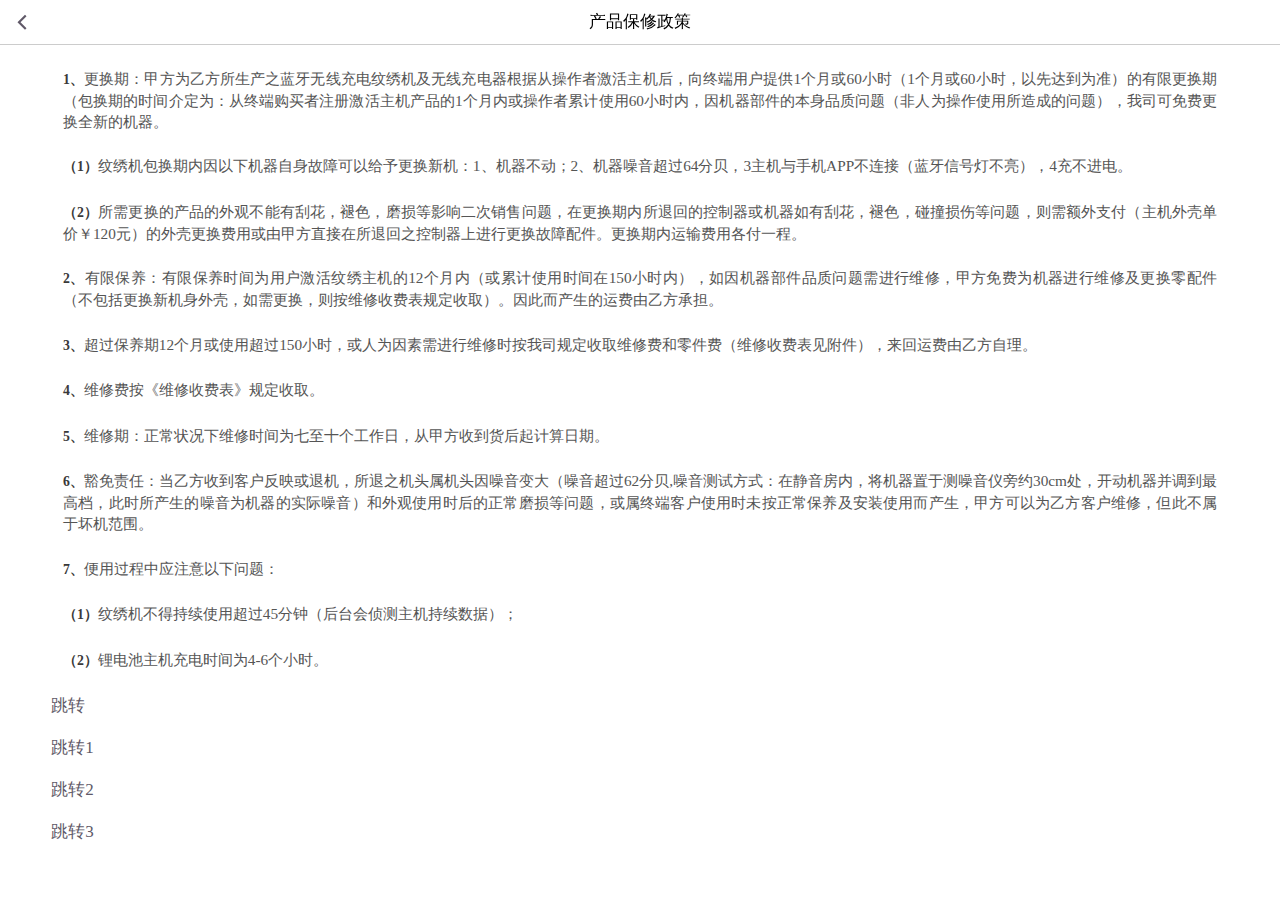
<file: index.html>
<!DOCTYPE html>
<html>
  <head>
    <meta charset="utf-8">
    <meta name="viewport" content="width=device-width,initial-scale=1,minimum-scale=1,maximum-scale=1,user-scalable=no" />
    <title>产品保修政策</title>
		<meta name="apple-mobile-web-app-capable" content="yes">
		<meta name="apple-mobile-web-app-status-bar-style" content="black">
		<!--标准mui.css-->
		<link rel="stylesheet" href="css/mui.css">
		<link type="text/css" href="css/index.css" rel="stylesheet" />
   </head>
		<style type="text/css">

    	
    </style>
	<body>
		<header id="search" class="mui-bar mui-bar-nav">
			<a class="mui-action-back mui-icon mui-icon-left-nav mui-pull-left"></a>
			<h1 class="mui-title">产品保修政策</h1>
		</header>
	
		<div class="mui-content" id="user">
			<!--<div id="title">
				<h2>美绣美秀用户协议</h2>
			</div>-->
			<div>
				<!--<h4>产品保修政策</h4>-->
				<p><span>1、</span>更换期：甲方为乙方所生产之蓝牙无线充电纹绣机及无线充电器根据从操作者激活主机后，向终端用户提供1个月或60小时（1个月或60小时，以先达到为准）的有限更换期（包换期的时间介定为：从终端购买者注册激活主机产品的1个月内或操作者累计使用60小时内，因机器部件的本身品质问题（非人为操作使用所造成的问题），我司可免费更换全新的机器。</p>
				<p><span>（1）</span>纹绣机包换期内因以下机器自身故障可以给予更换新机：1、机器不动；2、机器噪音超过64分贝，3主机与手机APP不连接（蓝牙信号灯不亮），4充不进电。</p>
				<p><span>（2）</span>所需更换的产品的外观不能有刮花，褪色，磨损等影响二次销售问题，在更换期内所退回的控制器或机器如有刮花，褪色，碰撞损伤等问题，则需额外支付（主机外壳单价￥120元）的外壳更换费用或由甲方直接在所退回之控制器上进行更换故障配件。更换期内运输费用各付一程。</p>
				<p><span>2、</span>有限保养：有限保养时间为用户激活纹绣主机的12个月内（或累计使用时间在150小时内），如因机器部件品质问题需进行维修，甲方免费为机器进行维修及更换零配件（不包括更换新机身外壳，如需更换，则按维修收费表规定收取）。因此而产生的运费由乙方承担。</p>
				<p><span>3、</span>超过保养期12个月或使用超过150小时，或人为因素需进行维修时按我司规定收取维修费和零件费（维修收费表见附件），来回运费由乙方自理。</p>
				<p><span>4、</span>维修费按《维修收费表》规定收取。</p>
				<p><span>5、</span>维修期：正常状况下维修时间为七至十个工作日，从甲方收到货后起计算日期。</p>
				<p><span>6、</span>豁免责任：当乙方收到客户反映或退机，所退之机头属机头因噪音变大（噪音超过62分贝,噪音测试方式：在静音房内，将机器置于测噪音仪旁约30cm处，开动机器并调到最高档，此时所产生的噪音为机器的实际噪音）和外观使用时后的正常磨损等问题，或属终端客户使用时未按正常保养及安装使用而产生，甲方可以为乙方客户维修，但此不属于坏机范围。</p>
				<p><span>7、</span>便用过程中应注意以下问题：</p>
				<p><span>（1）</span>纹绣机不得持续使用超过45分钟（后台会侦测主机持续数据）；</p>
				<p><span>（2）</span>锂电池主机充电时间为4-6个小时。</p>
				<a href="details.html">跳转</a>
				<br />
				<br />
				<a href="index.html">跳转1</a>
				<br />
				<br />
				<a href="afterSale.html">跳转2</a>
				<br />
				<br />
				<a href="maintenance.html">跳转3</a>
			</div>
      
	</body>
	<script src="js/mui.min.js"></script>
	<script src="js/zy.media.js"></script>
	<script src="http://libs.baidu.com/jquery/2.0.0/jquery.min.js"></script>

</html>
</file>
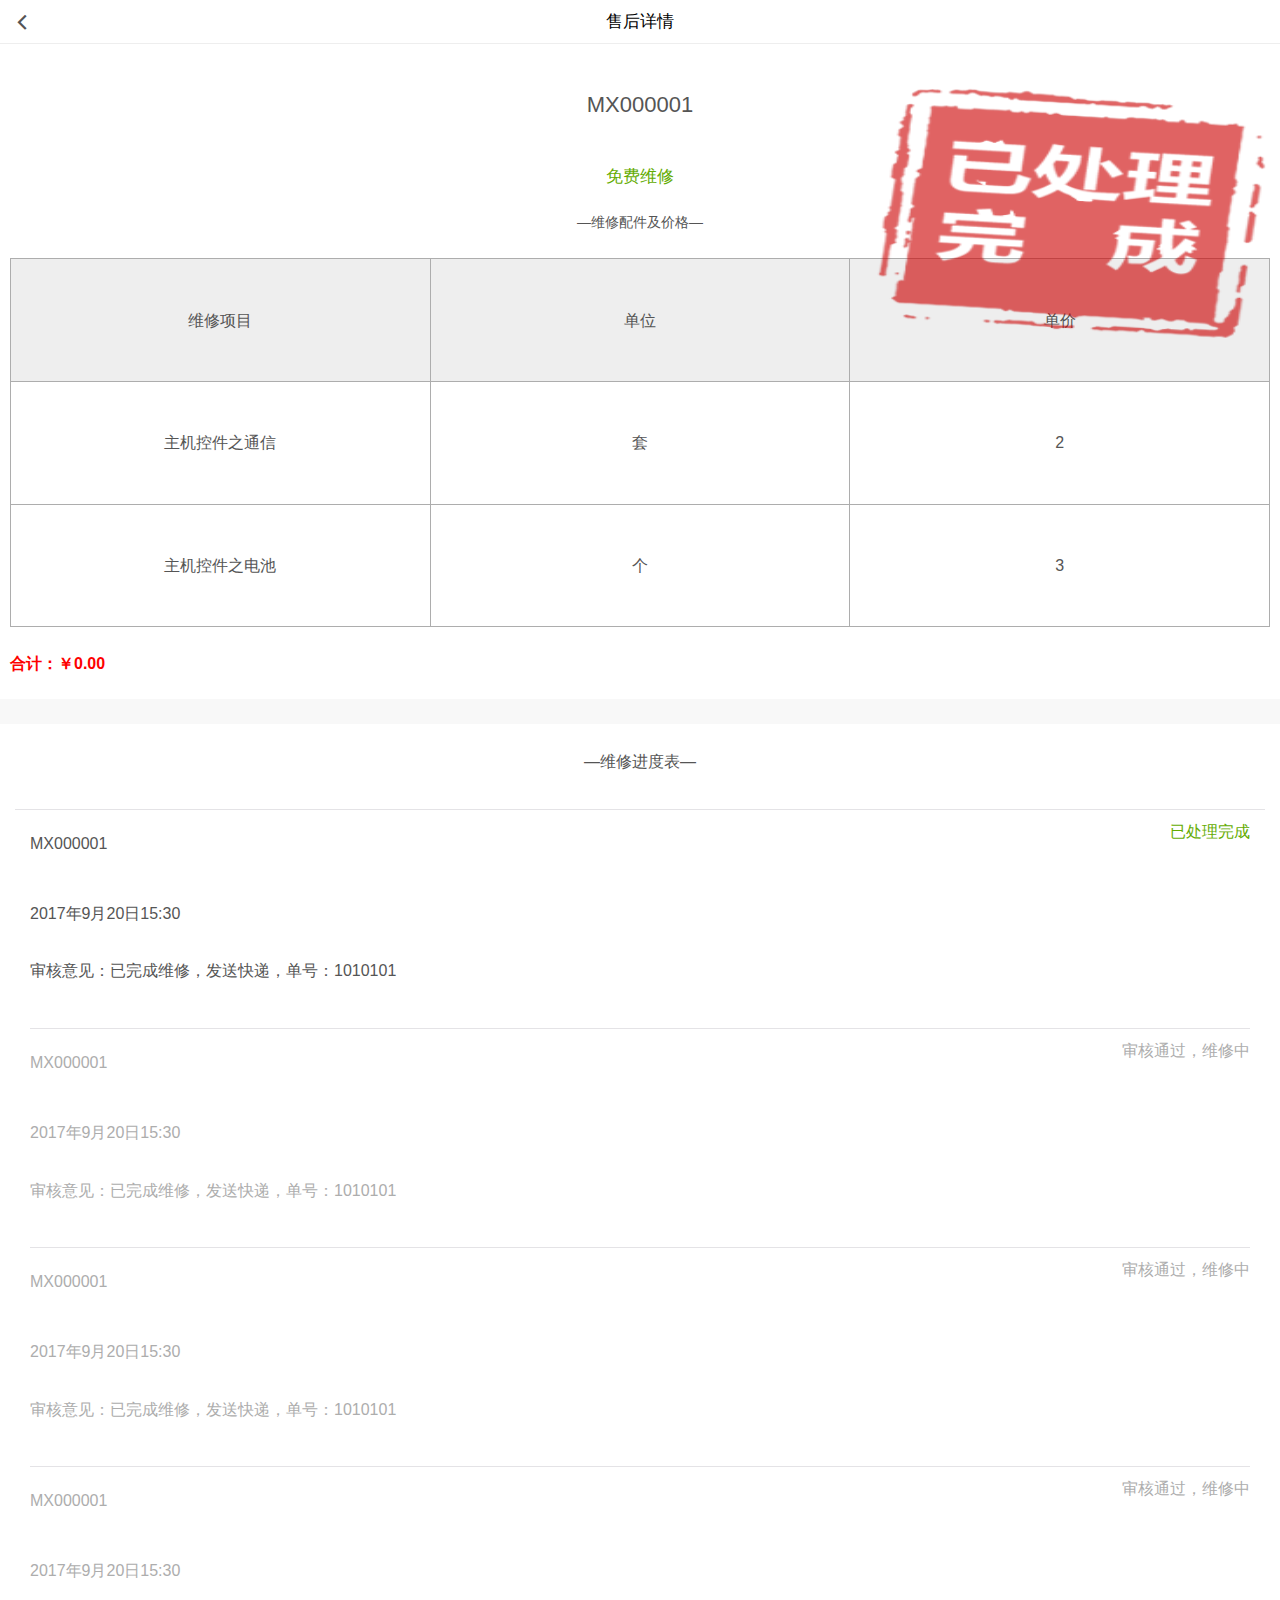
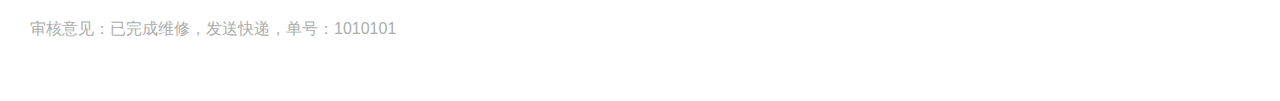
<file: afterSale.html>
<!DOCTYPE html>
<html>

	<head>
		<meta charset="utf-8">
		<title>售后详情</title>
		<meta name="viewport" content="width=device-width, initial-scale=1,maximum-scale=1,user-scalable=no">
		<meta name="apple-mobile-web-app-capable" content="yes">
		<meta name="apple-mobile-web-app-status-bar-style" content="black">
		<link rel="stylesheet" href="css/mui.css">
		<link rel="stylesheet" type="text/css" href="css/afterSale.css"/>
		<style>
			
		</style>
	</head>

	<body style="background: #f8f8f8;">
		<header class="mui-bar mui-bar-nav">
			<a class="mui-action-back mui-icon mui-icon-left-nav mui-pull-left"></a>
			<h1 class="mui-title">售后详情</h1>
		</header>
		<div class="mui-content" style="background: #fff;">
			<div class="mui-content-padded">
				<div id="contentA">
					<p>MX000001</p>
					<label >免费维修</label>
					<p>—维修配件及价格—</p>
					<table class="mui-table ">
						<tr>
							<td>维修项目</td>
							<td>单位</td>
							<td>单价</td>
						</tr>
						<tr>
							<td>主机控件之通信</td>
							<td>套</td>
							<td>2</td>
						</tr>
						<tr>
							<td>主机控件之电池</td>
							<td>个</td>
							<td>3</td>
						</tr>
					</table>
					<img src="images/img_wco.png" class="mui-preview-image"/>
					<div id="total" class="mui-text-left">
						<label>合计：</label><span>￥0.00</span>
					</div>
					
				</div>
			</div>
		</div>
		<div class="mui-card-content-inner" id="contentB" >
			<p class="mui-text-center">—维修进度表—</p>
			<ul class="mui-table-view">
			    <li class="mui-table-view-cell contentB1" >
			    	<p class="contentB_p">MX000001</p>
			    	<span>已处理完成</span>
			    	<p>2017年9月20日15:30</p>
			    	<p>审核意见：已完成维修，发送快递，单号：1010101</p>
			    </li>
			    <li class="mui-table-view-cell contentB2" >
			    	<p class="contentB_p">MX000001</p>
			    	<span>审核通过，维修中</span>
			    	<p>2017年9月20日15:30</p>
			    	<p>审核意见：已完成维修，发送快递，单号：1010101</p>
			    </li>
			    <li class="mui-table-view-cell contentB2" >
			    	<p class="contentB_p">MX000001</p>
			    	<span>审核通过，维修中</span>
			    	<p>2017年9月20日15:30</p>
			    	<p>审核意见：已完成维修，发送快递，单号：1010101</p>
			    </li>
			    <li class="mui-table-view-cell contentB2" >
			    	<p class="contentB_p">MX000001</p>
			    	<span>审核通过，维修中</span>
			    	<p>2017年9月20日15:30</p>
			    	<p>审核意见：已完成维修，发送快递，单号：1010101</p>
			    </li>
			</ul>
		</div>

		

	</body>
	<script src="js/mui.min.js"></script>
	<script src="js/jquery-1.11.1.js"></script>
	<script>
		
	</script>

</html>
</file>
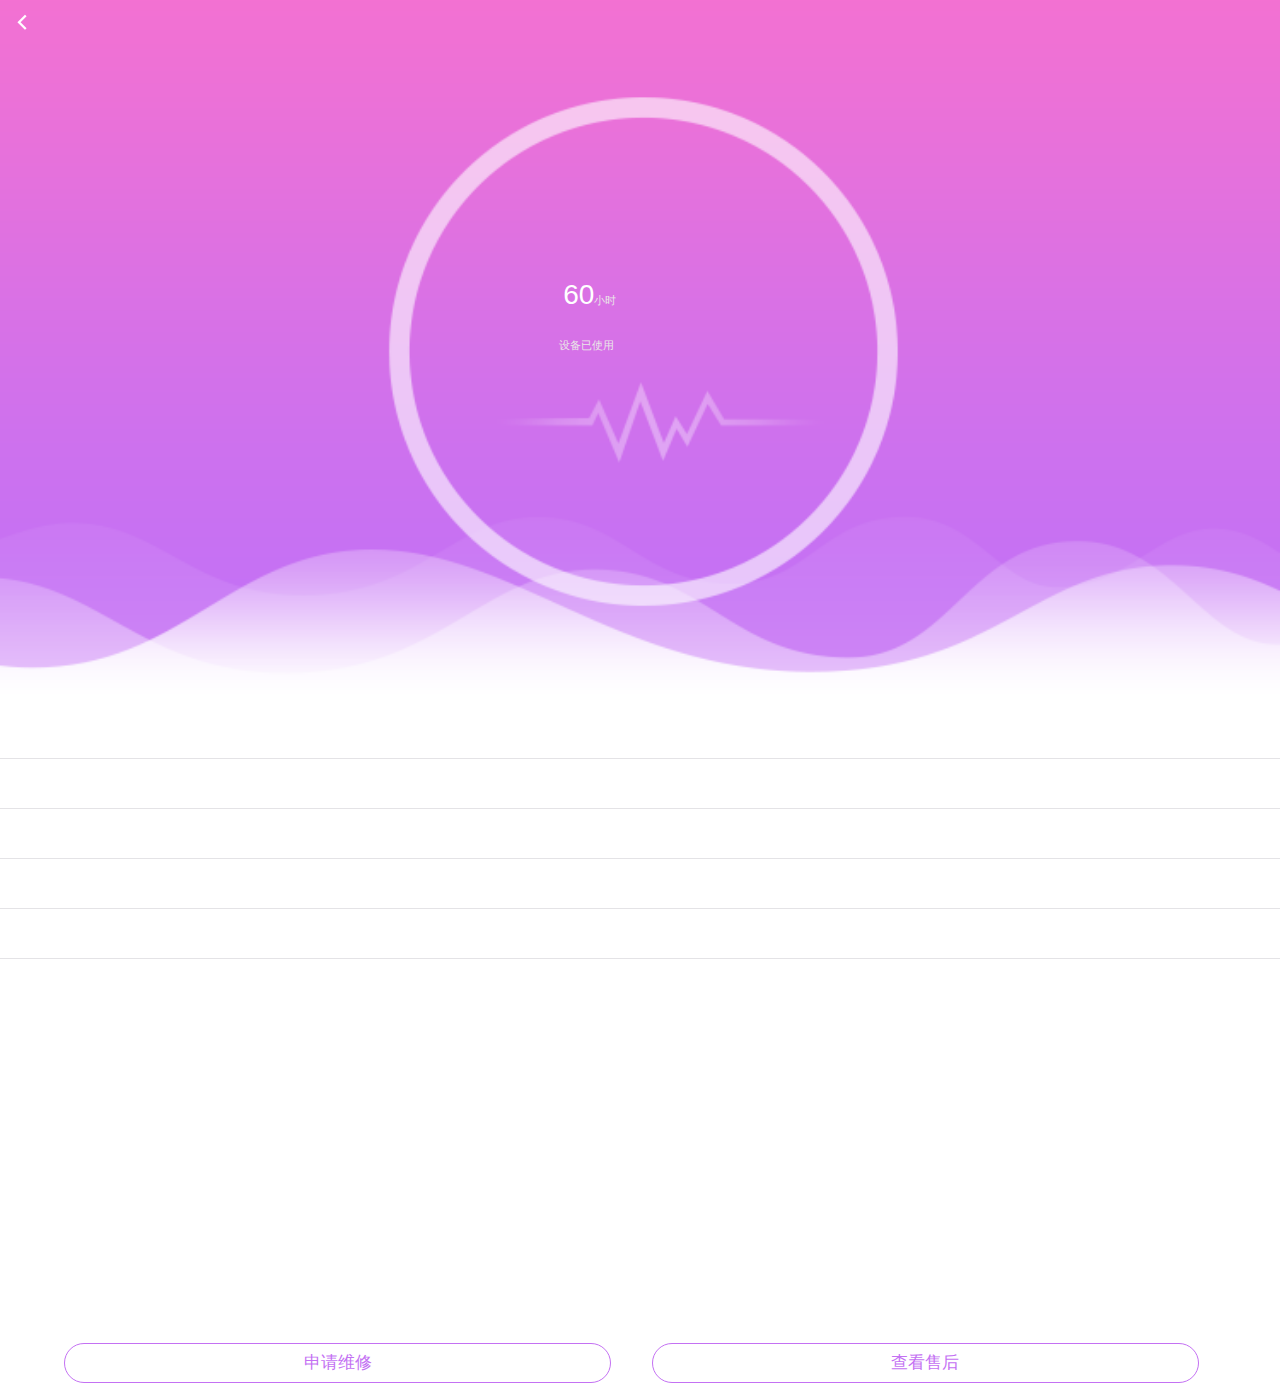
<file: details.html>
<!DOCTYPE html>
<html>
  <head>
    <meta charset="utf-8">
    <meta name="viewport" content="width=device-width,initial-scale=1,minimum-scale=1,maximum-scale=1,user-scalable=no" />
    <title>维修申请</title>
		<meta name="apple-mobile-web-app-capable" content="yes">
		<meta name="apple-mobile-web-app-status-bar-style" content="black">
		<link rel="stylesheet" href="css/mui.css">
		<link type="text/css" rel="stylesheet" href="css/details.css" />
   </head>
		<style type="text/css">
    </style>
	<body style="background: #fff;">
		<header id="search" class="mui-bar mui-bar-nav" >
			<a class="mui-action-back mui-icon mui-icon-left-nav mui-pull-left"></a>
		</header>
	
		<!--<a class="mui-navigate-right" href="#">表单</a>-->
		<div class="mui-collapse-content" style="z-index: 100;">
			<div id="titleImg">
				<div>
					<p>60</p><span>小时</span>
					<span>设备已使用</span>
				</div>
				<img src="images/img_shebeixq.png" alt="" class="mui-preview-image" />
			</div>
			
			<form class="mui-input-group">
				<div class="mui-input-row">
					<label>机器编码</label>
					<label class="mui-text-right">MX224570</label>
				</div>
				<div class="mui-input-row">
					<label>出厂日期</label>
					<label class="mui-text-right">0807</label>
				</div>
				<div class="mui-input-row">
					<label>激活时间</label>
					<label class="mui-text-right">2016/09/2</label>
				</div>
				<div class="mui-input-row">
					<label>一级质保截止日</label>
					<label class="mui-text-right">2018/09/12</label>
				</div>
				<div class="mui-input-row">
					<label>二级质保截止日</label>
					<label class="mui-text-right">2018/08/10</label>
				</div>
			</form>
			<div id="btnGroup">
					<button class="mui-btn " >申请维修</button>
					<button class="mui-btn ">查看售后</button>
			</div>
		</div>
      
	</body>
	<script src="js/mui.min.js"></script>
	<script src="http://libs.baidu.com/jquery/2.0.0/jquery.min.js"></script>

</html>
</file>
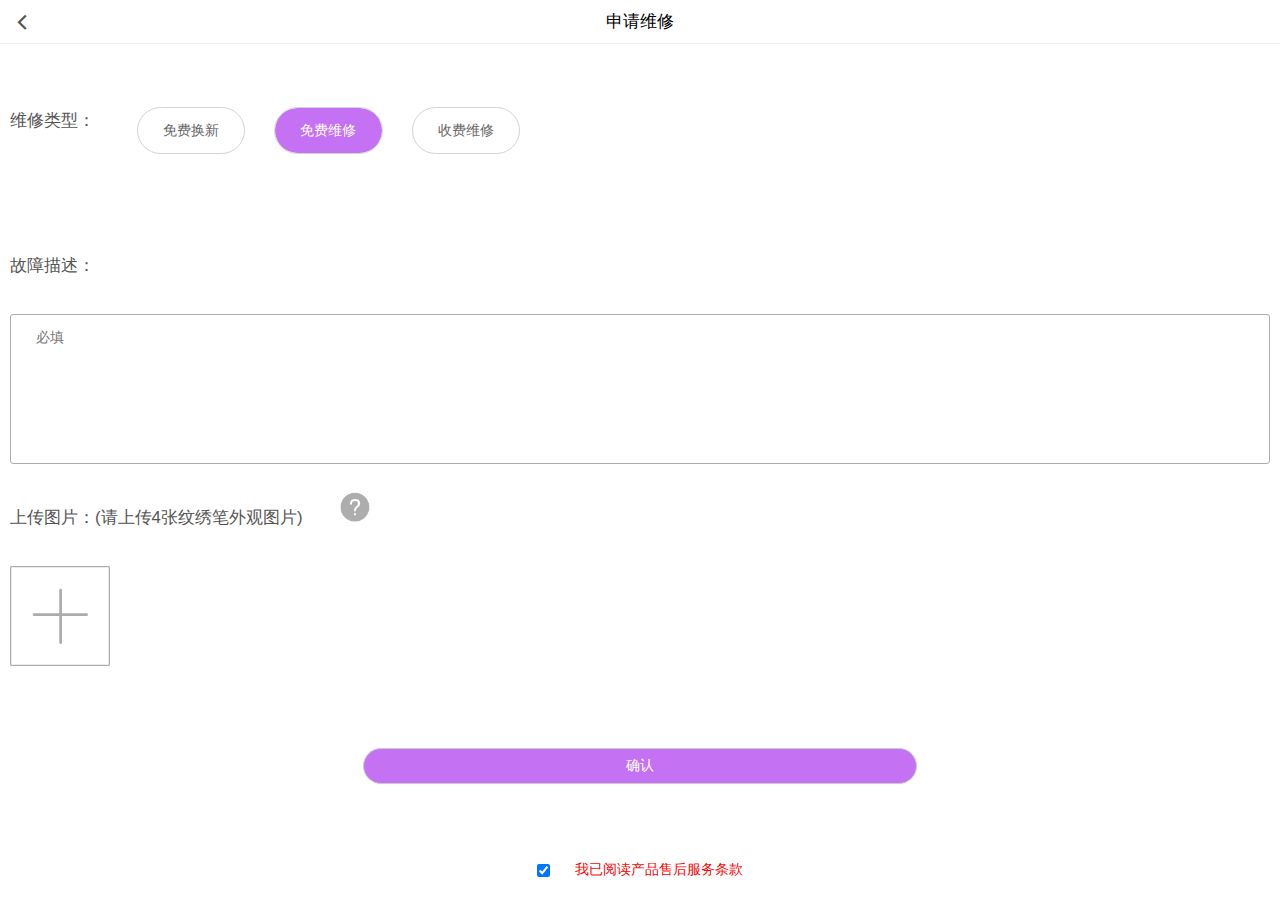
<file: maintenance.html>
<!DOCTYPE html>
<html>

	<head>
		<meta charset="utf-8">
		<title>申请维修</title>
		<meta name="viewport" content="width=device-width, initial-scale=1,maximum-scale=1,user-scalable=no">
		<meta name="apple-mobile-web-app-capable" content="yes">
		<meta name="apple-mobile-web-app-status-bar-style" content="black">
		<link rel="stylesheet" href="css/mui.css">
		<link rel="stylesheet" type="text/css" href="css/maintenance.css"/>
		<style>
			
		</style>
	</head>

	<body style="background: #fff;">
		<header class="mui-bar mui-bar-nav">
			<a class="mui-action-back mui-icon mui-icon-left-nav mui-pull-left"></a>
			<h1 class="mui-title">申请维修</h1>
		</header>
		<div class="mui-content" style="background: #fff;">
			<div class="mui-content-padded">
				<form action="" method="get"> 
					<span>维修类型：</span>
					<button name="Fruit" type="checkbox" value="">免费换新</button>
					<button name="Fruit" type="checkbox" value="" style="background-color: #c471f3;color: #fff;">免费维修 </button> 
					<button name="Fruit" type="checkbox" value="">收费维修 </button>
				</form> 
				
				<p>故障描述：</p>
				<textarea placeholder="必填" ></textarea>
				
				<p>上传图片：(请上传4张纹绣笔外观图片)</p><img src="images/bat_sde.png" class="mui-icon-image" /><br />
				
				<ul id="photoWrap">
					<div id="photo"></div>
					<li id="imgBtn1"><img></li>
					<li id="imgBtn2"><img></li>
					<li id="imgBtn3"><img></li>
					<li id="imgBtn4"><img></li>
				</ul>
				<input id="file" type="file" accept="image/*"/>
				<input type="button" value="确认" id="Btn"/>
				<div id="footer">
					<input type="checkbox"/ checked="checked" ><a>我已阅读产品售后服务条款</a>
				</div>
				
			</div>
		</div>

		

	</body>
	<script src="js/mui.min.js"></script>
	<script src="js/jquery-1.11.1.js"></script>
	<script>
			
		$("#photo").click(function(){
			$("#file").trigger("click");
		});
		document.querySelector('input').addEventListener('change', function () {
		    var that = this;
		    var fs = that.files[0];
			if(fs){
		        var reader=new FileReader();
		        reader.readAsDataURL(fs);
		        
		        reader.onloadstart=function(){
		            console.log('开始读取')
		        }
		        reader.onprogress=function(){
		            console.log('正在读取.....')
		        }
		        reader.onload=function(e){
		        	for(var i=0;i<4;i++){
		        		if(!$("#photoWrap li").eq(i).find("img").attr("src")){
		        			$("#photoWrap li").eq(i).css("display","inline-block").find("img").attr("src",this.result);
		        			break;
		        		}
		        	}
		        }
		        reader.onabort=function(){
		            console.log('读取中断！！')     
		        }
		        reader.onerror=function(){
		            console.log('读取出现错误！！')
		        }
		        reader.onloadend=function(){
		            console.log('FileReader读取步骤执行完毕')
		        }
		   }
		});
		
		//确认框confirm
		confirmDelImg("imgBtn1");
		confirmDelImg("imgBtn2");
		confirmDelImg("imgBtn3");
		confirmDelImg("imgBtn4");
		
		function confirmDelImg(idStr){
			document.getElementById(idStr).addEventListener('tap', function(){
			    var btnArray = ['否', '是'];
			    mui.confirm('', '是否删除该图片', btnArray, function(e){	debugger
			        if (e.index == 1) 
			        {
			        	$("#"+idStr).hide();
			            $("#"+idStr +" img").attr("src","");
			        } 
			        else 
			        {
			        	console.log('取消删除');
			        }
			    })
			});
		}
		
	</script>

</html>
</file>
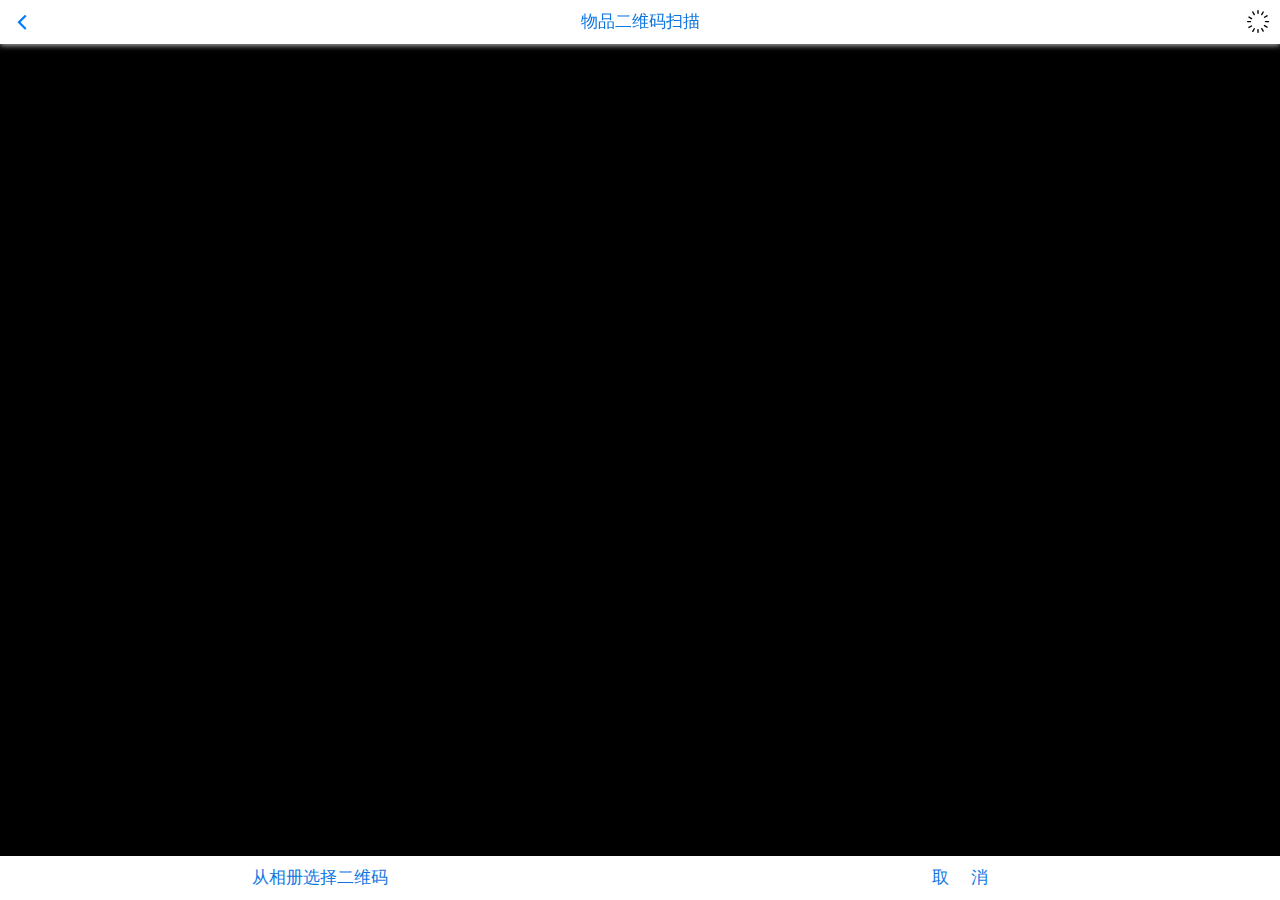
<file: saoma.html>
<!DOCTYPE html>
<html>  
   <head>  
    <meta charset="UTF-8">  
    <title></title>  
    <meta name="viewport" content="width=device-width,initial-scale=1,minimum-scale=1,maximum-scale=1,user-scalable=no" />  
    <link href="css/mui.min.css" rel="stylesheet" />  
    <script src="js/mui.min.js"></script>  
    <style type="text/css">  
        #bcid{  
            width: 100%;  
            height: 100%;  
            position: absolute;  
            background: #000000;  
        }  
        html, body ,div{  
            height:100%;  
            width: 100%;  
        }  
        .fbt{  
            color: #0E76E1;  
            width: 50%;  
            background-color: #ffffff;  
            float: left;   
            line-height: 44px;  
            text-align: center;  
        }  
    </style>  
   </head>  
  <body>  
    <header class="mui-bar mui-bar-nav" style="background-color: #ffffff;">  
      <a class="mui-action-back mui-icon mui-icon-left-nav mui-pull-left"></a>  
      <h1 class="mui-title" style="color: #0E76E1;">物品二维码扫描</h1>  
      <span class="mui-icon mui-icon-spinner-cycle mui-spin mui-pull-right" id="turnTheLight"></span>  
    </header>  
          
    <div id="bcid">     
         <!--盛放扫描控件的div-->          
    </div>  
          
    <div class="mui-bar mui-bar-footer" style="padding: 0px;">  
        <div class="fbt" onclick="scanPicture();">从相册选择二维码</div>  
        <div class="fbt mui-action-back">取　 消</div>  
    </div>  
          
    <script type="text/javascript">  
           scan = null;//扫描对象  
        mui.plusReady(function () {  
              mui.init();  
          startRecognize();  
           });  
              
        function startRecognize(){  
           try{  
              var filter;  
             //自定义的扫描控件样式  
             var styles = {frameColor: "#29E52C",scanbarColor: "#29E52C",background: ""}  
            //扫描控件构造  
            scan = new plus.barcode.Barcode('bcid',filter,styles);  
            scan.onmarked = onmarked;   
            scan.onerror = onerror;  
            scan.start();  
            //打开关闭闪光灯处理  
            var flag = false;  
            document.getElementById("turnTheLight").addEventListener('tap',function(){  
               if(flag == false){  
                  scan.setFlash(true);  
                  flag = true;  
               }else{  
                 scan.setFlash(false);  
                 flag = false;  
               }  
            });  
          }catch(e){  
            alert("出现错误啦:\n"+e);  
             }  
          };  
            function onerror(e){  
                    alert(e);  
            };  
            function onmarked( type, result ) {  
                    var text = '';  
                    switch(type){  
                        case plus.barcode.QR:  
                        text = 'QR: ';  
                        break;  
                        case plus.barcode.EAN13:  
                        text = 'EAN13: ';  
                        break;  
                        case plus.barcode.EAN8:  
                        text = 'EAN8: ';  
                        break;  
                    }  
                    alert( text + " : "+ result );  
                      
            };    
                  
        // 从相册中选择二维码图片   
        function scanPicture() {  
            plus.gallery.pick(function(path){  
                plus.barcode.scan(path,onmarked,function(error){  
                    plus.nativeUI.alert( "无法识别此图片" );  
                });  
            },function(err){  
                plus.nativeUI.alert("Failed: "+err.message);  
            });  
        }         
                  
        </script>  
    </body>  
</html>
</file>
<file: css/index.css>
body,div,ul,li,p,h1,h2,h3,h4,h5,h6,span{
				margin: 0;
				padding: 0;
			}
			body{
				font-family: "微软雅黑";
				color: #555;
				background-color: #fff;
			}
			a{
				color: #605968;
			}
			.mui-bar-nav{
				background-color: #fff;
			    box-shadow: 0 1px 0px #ccc;
			}
			@media (min-width: 768px) {
  				.mainbox {
    			 width: 92%;
  				}
			}
			@media (min-width: 992px) {
			    .mainbox {
			     width: 92%;
			    }
			}
			@media (min-width: 1200px) {
			    .mainbox {
			     width: 92%;
			    }
			}
			@media (min-width: 1600px) {
			    .mainbox {
			    width: 92%;
			    }
			}
			li{
				font-size: 0.9em;
				color: #555;
				text-align: justify;
			}
			#user{
				width: 92%;
				margin:0 auto;
				background-color: #fff;
			    margin-bottom: 5%;
			}
			#title{
				margin:0 auto;
				padding-top: 1em;
				text-align: center;
			}
			
			h2{
				color: #171616;
			    font-size: 1.2em;
			}
			h4{
				font-size: 1.1em;
				color: #171616;
			    margin: 4% 0 2% 0;
			}
			/*div{
				margin-left: 10px;
			}*/
			p{
				margin: 2% 1%;
				color: #555;
				text-align: justify;
				font-size: 0.9em;
			}
			.content{
				margin-left: 50px;
			}
			.content li{
				color: #393939;
				margin-bottom: 2%;
				margin-left: -24px;
				list-style: none;
				
			}
			span{
				font-size: 0.9em;
				font-weight: 600;
				color: #393939;
				
			}
</file>
<file: css/afterSale.css>
body,header,p,div,ul,li,span,label,table,textarea,input,button,h1,h2,h3,h4,h5,h6,img,tr,td{
	margin: 0;
	padding: 0;
}
.mui-bar .mui-icon:active{
	color: #555;
}
.mui-bar .mui-icon{
	color: #555;
}
.mui-bar-nav{
	box-shadow: none;
}
.mui-bar{
	background: #fff;
    border-bottom: 1px solid #eee;
}
#contentA{
	text-align: center;
	position: relative;
}
#contentA p:nth-of-type(1){
	font-size: 22px;
	color: #555;
	margin: 4% 0;
}
#contentA label{
	color: #64ac02;
}
#contentA p:nth-of-type(2){
	font-size: 14px;
	color: #555;
	margin-top: 2%;
	margin-bottom: 2%;
}
#contentA table tr:nth-of-type(1){
	background: #eee;
}
#contentA img{
    width: 32%;
    height: 42%;
    position: absolute;
    top: -1%;
    right: 0;
}
.mui-table td{
	border: 1px solid #adadad;
	padding: 4% 0;
	font-size: 16px;
	color: #555;
}
#total{
	font-size: 16px;
	color: #Fe0000;
	margin: 2% 0;
	font-weight: 600;
    padding-bottom: 2%;
}
#total label{
	color: #Fe0000;
}
#contentB{
	background: #fff;
}
#contentB p{
	font-size: 16px;
	color: #555;
	margin: 1% 0;
	padding-bottom: 2%;
}
#contentB .contentB_p{
	display: inline-block;
}
#contentB span{
	color: #64ac00;
	float: right;
	font-size: 16px;
}
#contentB .contentB2 p,#contentB .contentB2 span{
	color: #adadad;
}
</file>
<file: css/details.css>
body,p,div,ul,li,span,label,table,textarea,input,button,h1,h2,h3,h4,h5,h6,img{
	margin: 0;
	padding: 0;
}
body{
	font-size: 14px;
	color: #555555;
	background-color: #fff;
}
a{
	color: #605968;
}
#search{
	background: transparent;
	box-shadow: none;
}
.mui-bar .mui-icon:active{
	color: #fff;
}
.mui-bar .mui-icon{
	color: #fff;
}
.mui-input-row label{
	width: 50%;
    margin-top: 3%;
	font-size: 1.1em;
    color: #555;
}
.mui-input-group:before{
    background-color: transparent; 
}
.mui-input-group:after{
	background-color: transparent; 
}
.mui-input-group .mui-input-row:after{
	left: 0;
}
.mui-input-group .mui-input-row{
	height: 50px;
}
#titleImg{
	position: relative;
}
#titleImg div{
	position: absolute;
	top: 40%;
	left: 44%;
	color: #fff;
}
#titleImg p{
	font-size: 2em;
	color: #fff;
	display: inline-block;
}

#titleImg span{
	font-size: 0.8em;
	color: #eae7e7;
}
#titleImg span:nth-of-type(2){
	display: block;
	margin: 44% -8%;
}
#titleImg img{
	width: 100%;
	height: 100%;
}
#btnGroup{
	margin-left: 5%;
	margin-top: 30%;
}
	    
#btnGroup button{
	border: 1px solid #c471f3;
	border-radius: 50px;
	color: #C471F3;
	width: 45%;
	height: 40px;
	margin-right: 3%;
	font-size: 1.2em;
}
#btnGroup button:hover{
	background-color: #C471F3;
	color: #fff;
}
</file>
<file: css/maintenance.css>
body,p,div,ul,li,span,label,table,textarea,input,button,h1,h2,h3,h4,h5,h6,img{
	margin: 0;
	padding: 0;
}
body{
	font-size: 14px;
	color: #555555;
}
.mui-bar .mui-icon:active{
	color: #555;
}
.mui-bar .mui-icon{
	color: #555;
}
.mui-bar-nav{
	box-shadow: none;
}
.mui-bar{
	background: #fff;
    border-bottom: 1px solid #eee;
}
#photo{
	width: 100px;
	height: 100px;
	/*border: 1px solid #ADADAD;*/
	background-image: url(../images/ban_jia.png);
	background-size: cover;
	display: inline-block;
}
#file{
	width: 100px;
	height: 100px;
	border: 1px solid #ADADAD;
	/*display: none;*/
}
button{
	border-radius: 50px;
	padding: 1% 2%;
	margin-right: 2%;
    border: 1px solid #d4d4d4;
	color: #666;
}
form{
	margin: 5% 0;
}
form span{
    vertical-align: sub;
    font-size: 1.2em;
    color: #555;
    margin-right: 3%;
}
.mui-content-padded textarea{
    min-height: 150px;
    font-size: 1em;
    border: 1px solid #adadad;
    padding: 1% 2%;
}
p{
    font-size: 1.2em;
    color: #555;
    margin: 3% 0;
    display: inline-block;
}
#Btn{
    border-radius: 50px;
	width: 44%;
	/*margin: 8% 35% 4% 30%;*/
	background: #c471f3;
	color: #fff;
    margin: 6% 28%;
    min-height: 36px;
}
#footer{
	text-align: center;
}
#footer a{
	color: #fb0404;
	font-size: 14px;
	vertical-align: text-bottom;
	margin-left: 2%;
}
#photoWrap{
	display: inline-block;
	/*width: 250px;*/
}
#photoWrap li{
	list-style: none;
	width: 100px;
	height: 100px;
	/*border: 1px solid #ADADAD;*/
	display: none;
	background-image: url();
	background-size: cover;
}
#photoWrap li img{
	width: 100%;
	height: 100%;
}
#file{
	display: none;
}
.mui-icon-image{
    display: inline-block;
    width: 30px;
    vertical-align: middle;
    margin-left: 3%;
    margin-bottom: 2%;
}
</file>
